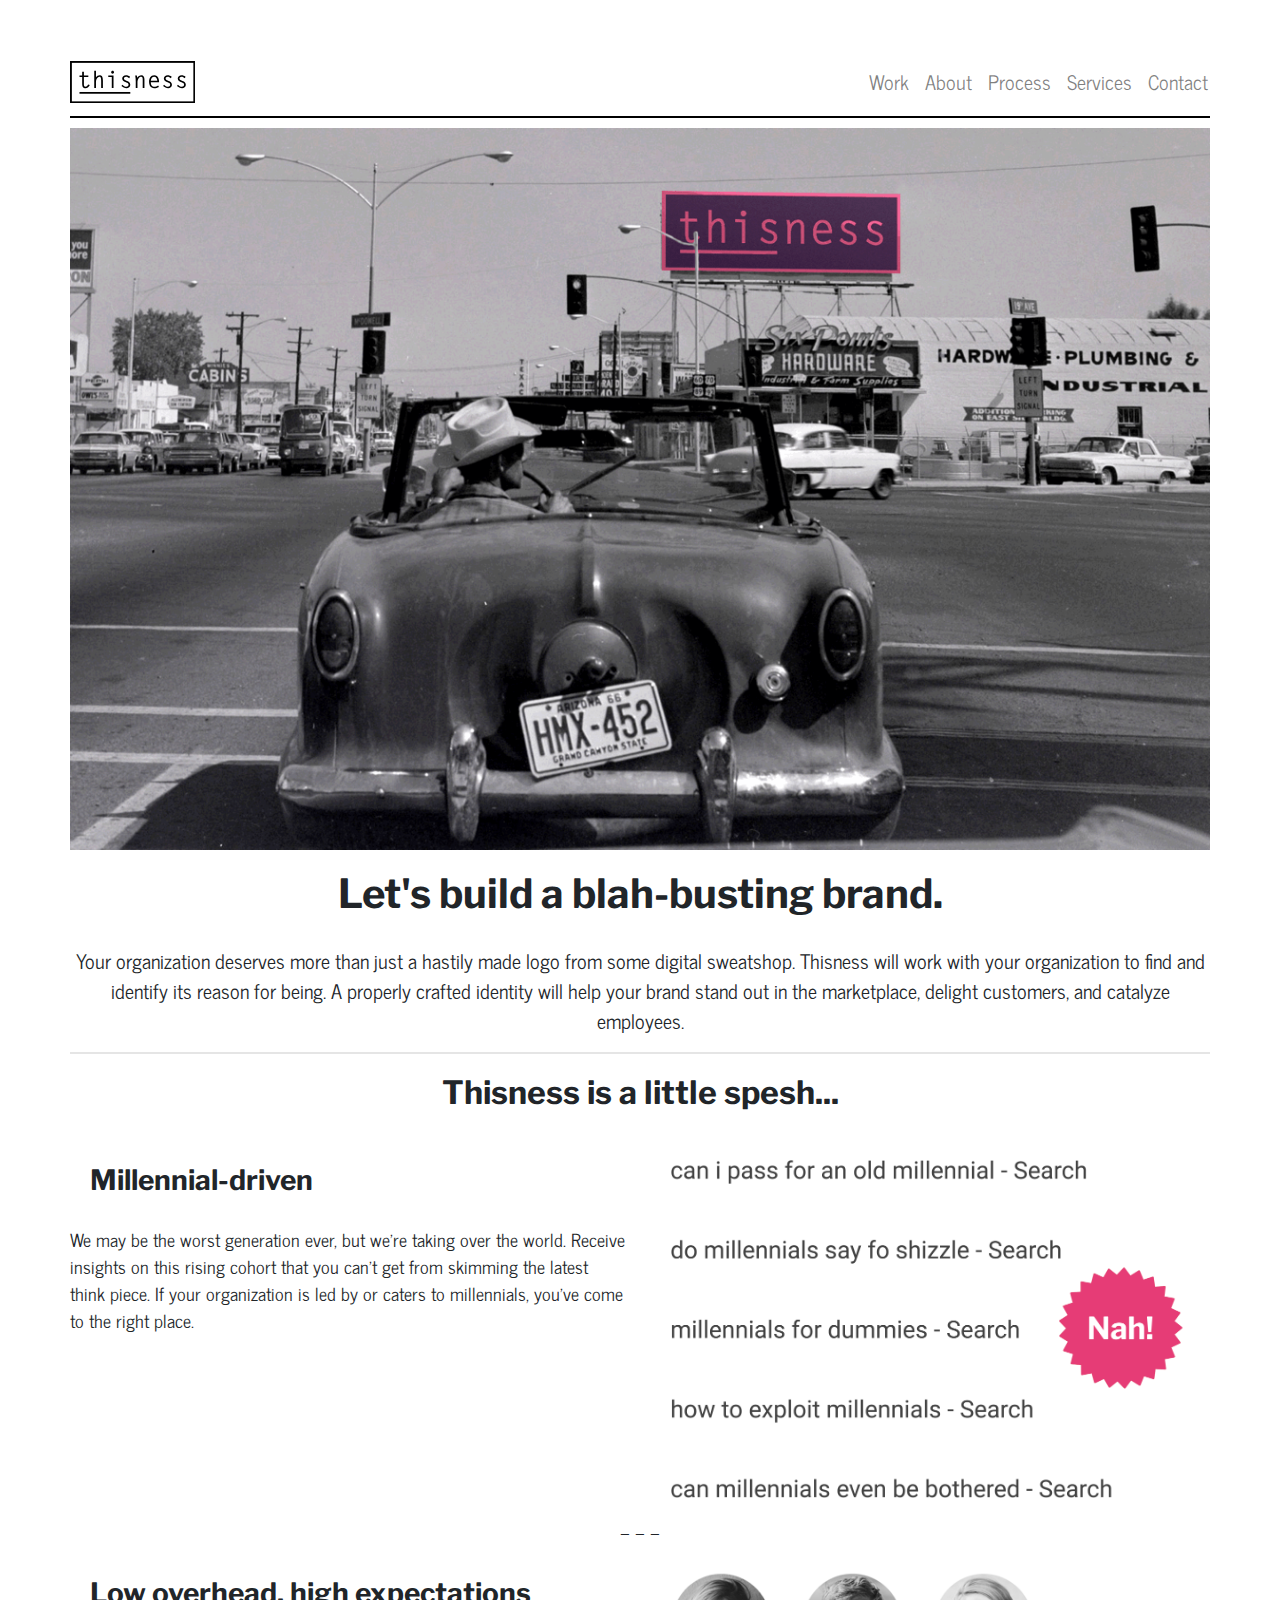
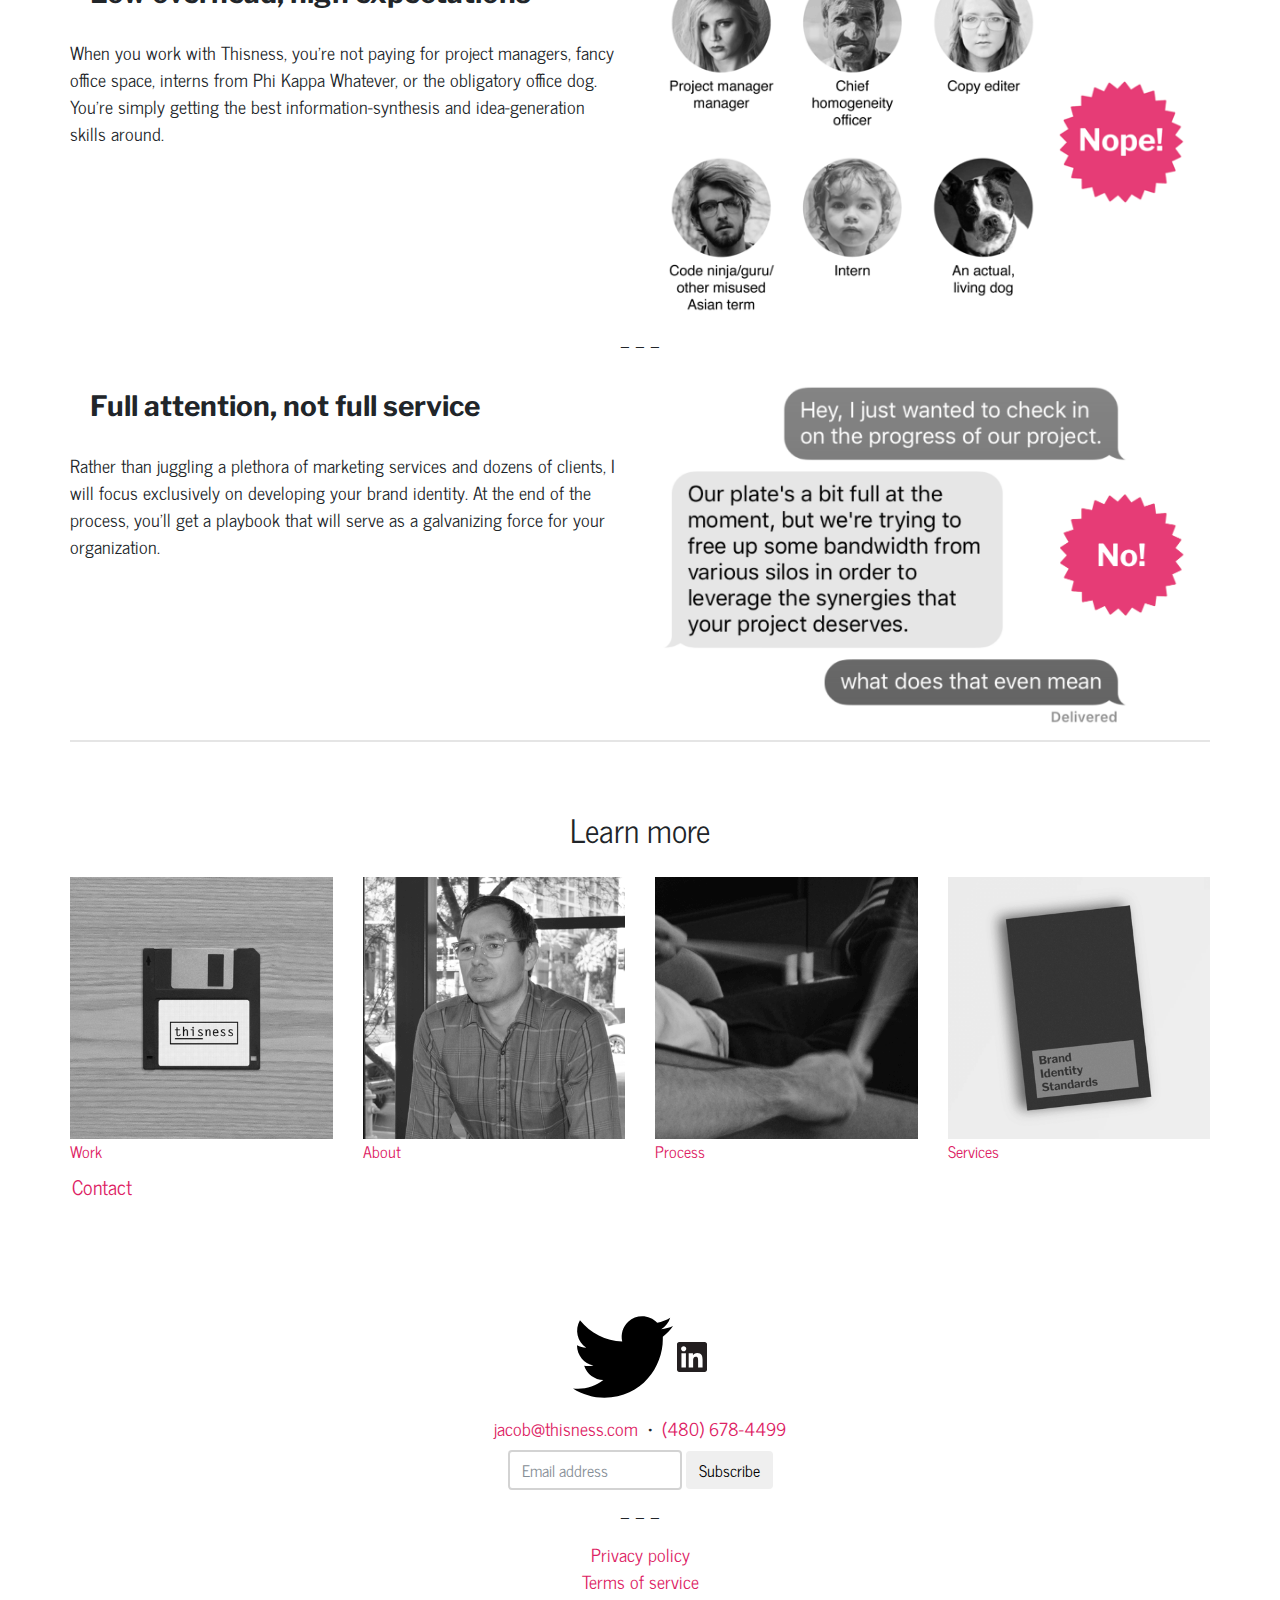
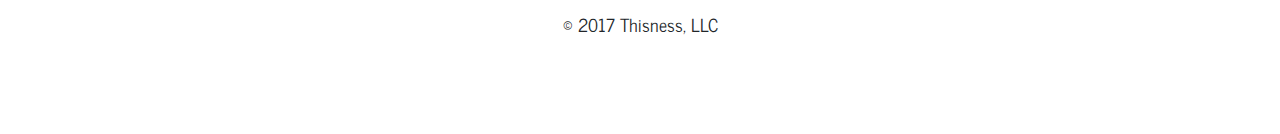
<file: index.html>
<html lang="en">
	<head>

		<meta charset="utf-8">
		<title>Thisness</title>
		<meta name="viewport" content="width=device-width, initial-scale=1, shrink-to-fit=no">
		<meta name="description" content="Build a blah-busting brand identity with Thisness.">

		<link rel="shortcut icon" type="image/x-icon" href="img/favicon.ico">
		<link rel="stylesheet" href="css/bootstrap.min.css">
		<link href="https://fonts.googleapis.com/css?family=Libre+Franklin:400,700|News+Cycle:400,700" rel="stylesheet">
		<link href="css/styles.css" rel="stylesheet">

	</head>
	<body>

		<div class="container">
			<div class="row">
				<div class="col-lg">

<!-- Navigation -->
					<nav class="navbar navbar-expand-md navbar-light bg-faded fixed-top sticky-top">
						<a class="navbar-brand" href="index.html"><img src="img/thisness_logo.svg" width="125" height="" alt="Thisness logo"></a>
						<button class="navbar-toggler" type="button" data-toggle="collapse" data-target="#navbarToggler" aria-controls="navbarToggler" aria-expanded="false" aria-label="Toggle navigation">
							<span class="navbar-toggler-icon"></span>
						</button>
						<div class="collapse navbar-collapse">
							<ul class="navbar-nav">
								<li class="nav-item">
									<a class="nav-link" href="">Work</a>
								</li>
								<li class="nav-item">
									<a class="nav-link" href="">About</a>
								</li>
								<li class="nav-item">
									<a class="nav-link" href="">Process</a>
								</li>
								<li class="nav-item">
									<a class="nav-link" href="">Services</a>
								</li>
								<li class="nav-item">
									<a class="nav-link" href="">Contact</a>
								</li>
							</ul>
						</div>
					</nav>

<!-- Body -->
					<div>
						<img src="img/hero.png" class="img-fluid" alt="a vintage photograph of Phoenix in the 1960s, taken at the intersection of Grand Ave., 19th Ave., and McDowell Rd., with a non-original Thisness billboard in the distance">
						<div class="text-center">
							<h1>Let's build a <span>blah-busting</span> brand.</h1>
							<p class="lead">Your organization deserves more than just a hastily made logo from some digital sweatshop. Thisness will work with your organization to find and identify its reason for being. A properly crafted identity will help your brand stand out in the marketplace, delight customers, and catalyze employees.</p>
						</div>
					</div>

					<hr>

					<div>
						<h2 class="text-center" style="padding-bottom:1.5rem">Thisness is a little spesh...</h2>

						<div>
							<div class="row">
								<div class="col-md col-lg feature">
									<h3>Millennial-driven</h3>
									<p>We may be the worst generation ever, but we're taking over the world. Receive insights on this rising cohort that you can't get from skimming the latest think piece. If your organization is led by or caters to millennials, you've come to the right place.</p>
								</div>
								<div class="col-md col-lg feature">
									<img class="img-fluid" src="img/feature_millennial.png" alt="Internet search history for a non-millennial trying to figure out millennials"/>
								</div>
							</div>

							<p class="text-center p">_ _ _</p>

							<div class="row">
								<div class="col-md push-md col-lg order-md feature">
									<h3>Low overhead, high expectations</h3>
									<p>When you work with Thisness, you're not paying for project managers, fancy office space, interns from Phi Kappa Whatever, or the obligatory office dog. You're simply getting the best information-synthesis and idea-generation skills around.</p>
								</div>
								<div class="col-md-8 pull-md-4 col-lg-6 order-md-1 feature">
									<img class="img-fluid" src="img/feature_overhead.png" alt="employee directory section of a website for a bloated agency"/>
								</div>
							</div>

							<p class="text-center p">_ _ _</p>

							<div class="row">
								<div class="col-md-4 col-lg-6">
									<h3>Full attention, not full service</h3>
									<p>Rather than juggling a plethora of marketing services and dozens of clients, I will focus exclusively on developing your brand identity. At the end of the process, you'll get a playbook that will serve as a galvanizing force for your organization.</p>
								</div>
								<div class="col-md-8 col-lg-6">
									<img class="img-fluid" src="img/feature_attention.png" alt="text conversation between a client and an overworked agency employee"/>
								</div>
							</div>
						</div>
					</div>

					<hr>

					<div style="padding:3rem 0">
						<h2 class="text-center h2">Learn more</h2>

						<div class="row learn_more">
							<div class="col-md-3 col-6 learn_more-item">
								<a href="work/index.html" class="learn_more-link">
									<img src="img/thumbnail_work.png" class="img-fluid" alt="Work thumbnail"><span class="learn_more-text">Work</span>
								</a>
							</div>

							<div class="col-md-3 col-6 learn_more-item">
								<a href="about/index.html" class="learn_more-link">
									<img src="img/thumbnail_about.png" class="img-fluid" alt="About thumbnail"><span class="learn_more-text">About</span>
								</a>
							</div>

							<div class="col-md-3 col-6 learn_more-item">
								<a href="process/index.html" class="learn_more-link">
									<img src="img/thumbnail_process.png" class="img-fluid" alt="Process thumbnail"><span class="learn_more-text">Process</span>
								</a>
							</div>

							<div class="col-md-3 col-6 learn_more-item">
								<a href="services/index.html" class="learn_more-link">
									<img src="img/thumbnail_services.png" class="img-fluid" alt="Services thumbnail"><span class="learn_more-text">Services</span>
								</a>
							</div>
						</div>

						<div class="row content-center">
							<a class="btn btn-lg btn-thisness_large" href="">Contact</a>
						</div>
					</div>

<!-- Footer -->
					<footer>
						<div class="container">
							<div class="row">
								<div class="col-lg text-center">
									<div style="margin-bottom:.5rem">
										<a  class="icon-twitter" href="#"><img src="img/twitter.svg"  alt="Twitter glyph"></a>
										<a class="icon" href="#"><img src="img/linkedin.svg"  width="" height="30" alt="LinkedIn glyph"></a>
									</div>

									<p itemscope itemtype="http://schema.org/ContactPoint" style="margin-bottom:.5rem"><a href="mailto:jacob@thisness.com"><span itemprop="email">jacob@thisness.com</span></a>&nbsp; &#8226; &nbsp;<a href="tel:1-480-678-4499"><span itemprop="telephone">(480) 678-4499</span></a></p>

									<form action="//thisness.us16.list-manage.com/subscribe/post?u=9680f4d6b10a9fc6684fadd58&amp;id=3f368ca64f" method="post" name="mc-embedded-subscribe-form" class="form-inline justify-content-center" target="_blank" style="margin-bottom:.5rem">
										<label class="sr-only" for="inlineFormInput">Email address</label>
										<input type="email" name="EMAIL" class="form-control" placeholder="Email address">

										<div style="position: absolute; left: -5000px;" aria-hidden="true"><input type="text" name="b_9680f4d6b10a9fc6684fadd58_3f368ca64f" tabindex="-1" value=""></div>
										<input type="submit" value="Subscribe" name="subscribe" class="btn btn-thisness" style="margin-left:.25rem">
									</form>

									<p class="text-center">_ _ _</p>

									<p  class="copyright"><a href="#">Privacy policy</a><br> <a href="terms/index.html">Terms of service</a></p>
									<p  class="copyright" style="margin-bottom:0">&copy; 2017 Thisness, LLC</p>
								</div>
							</div>
						</div>
					</footer>

				</div>
			</div>
		</div>

	</body>
</html>
</file>
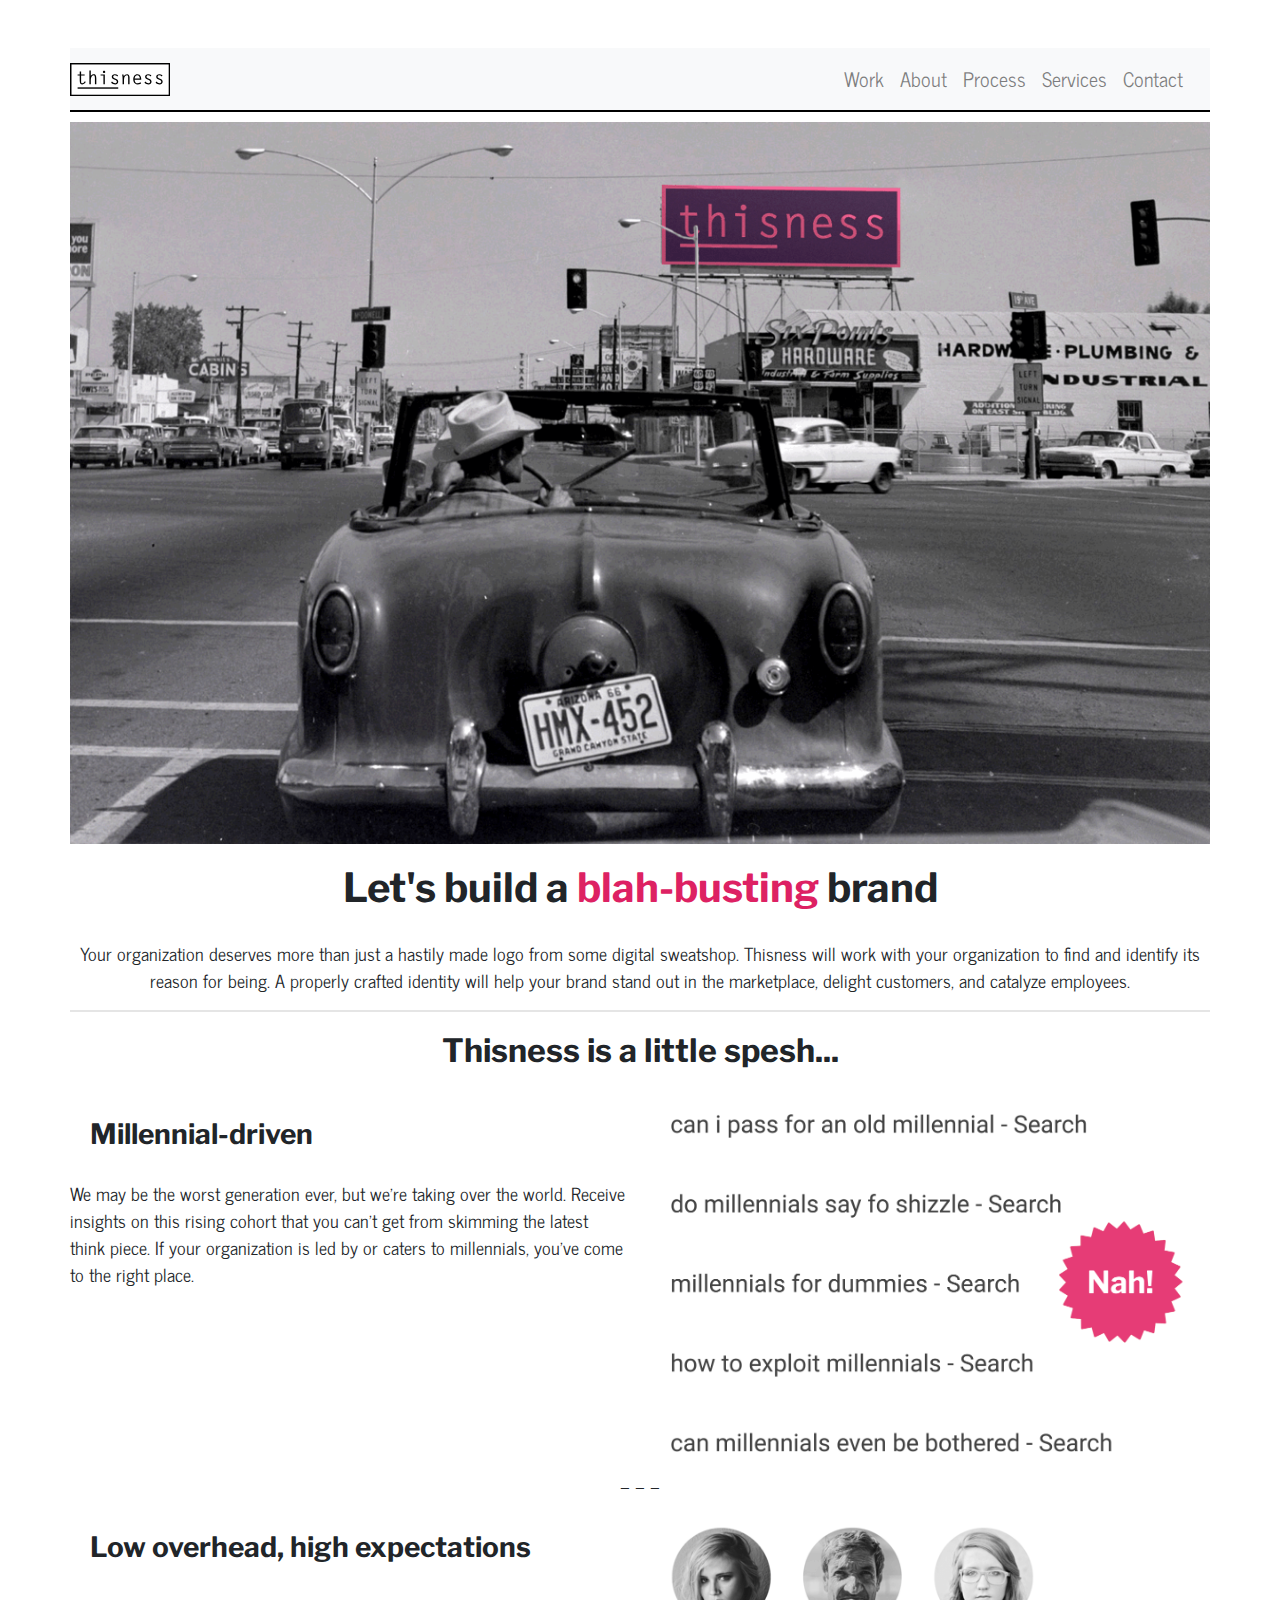
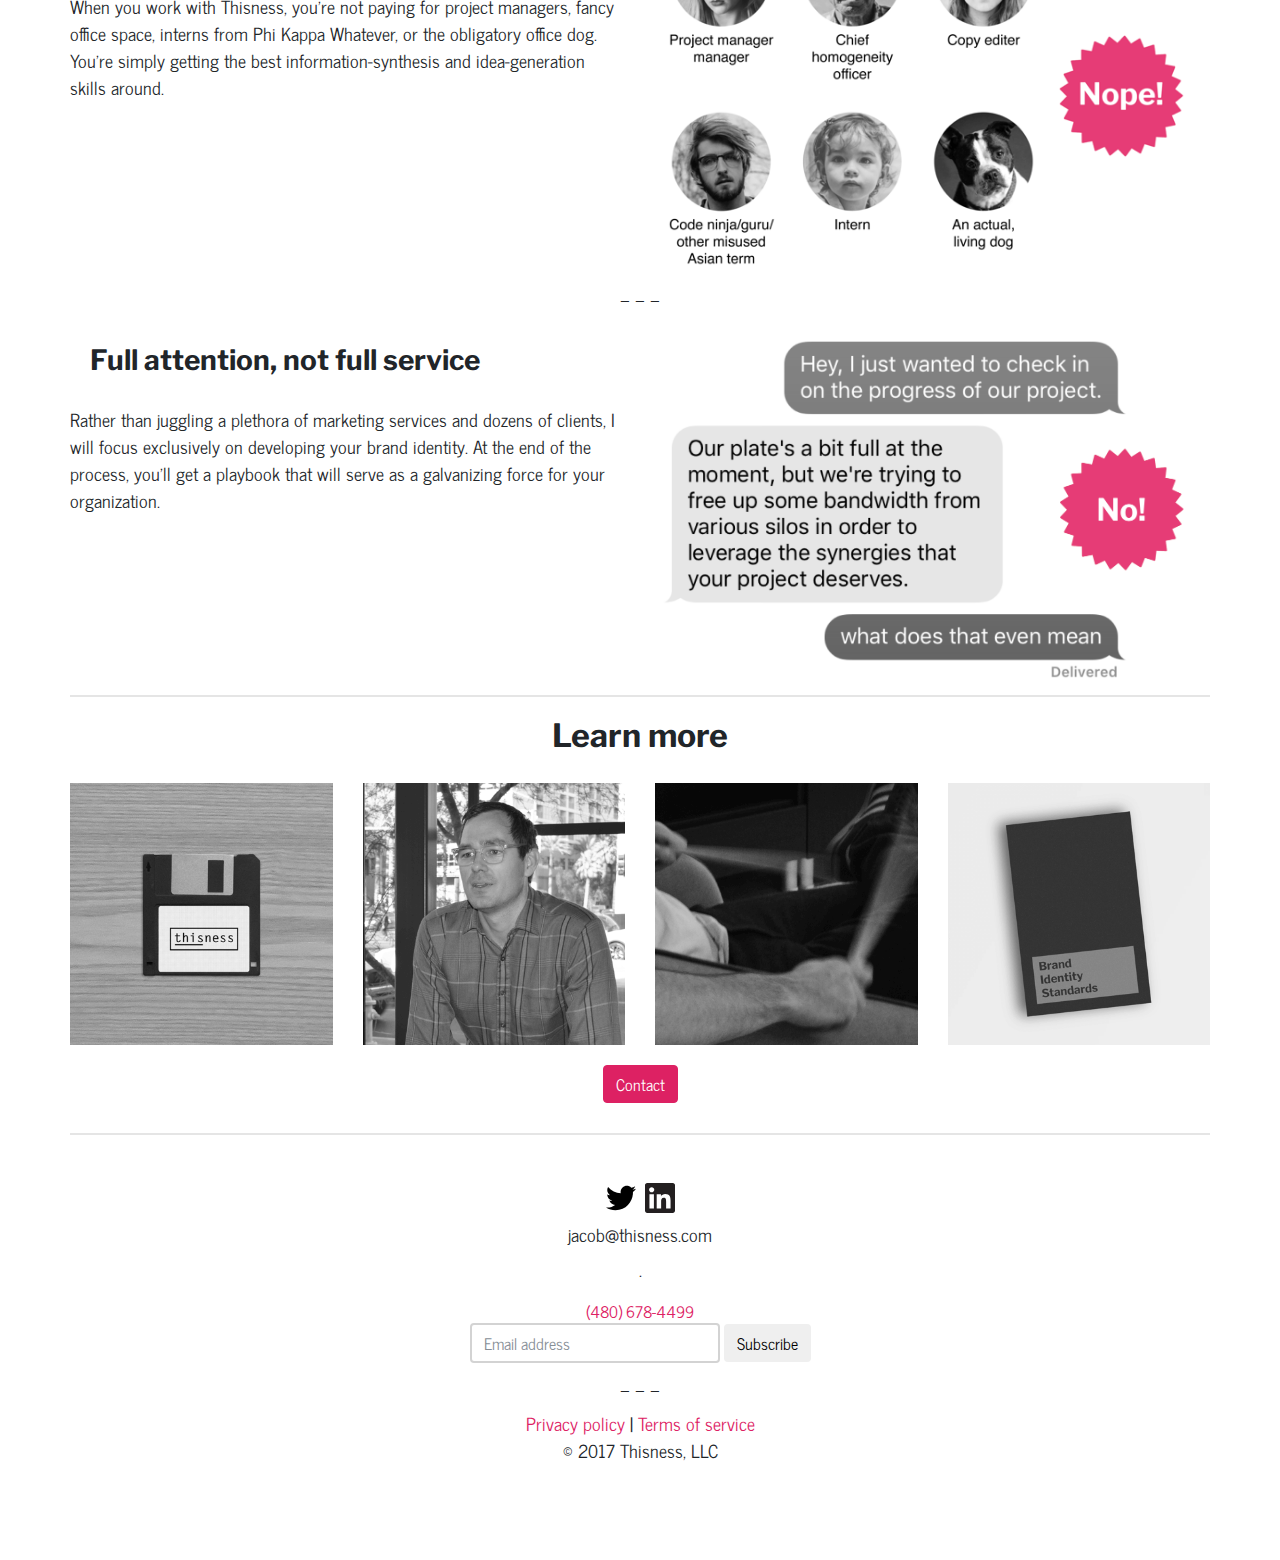
<file: page.html>
<!DOCTYPE html>
<html>
  <head>
    <meta charset="utf-8">
    <title>Thisness</title>


    <meta name="viewport" content="width=device-width, initial-scale=1, shrink-to-fit=no">


    <link rel="stylesheet" href="https://fonts.googleapis.com/css?family=Libre+Franklin:400,700|News+Cycle:400,700">
    <link rel="stylesheet" href="css/bootstrap.min.css">
    <link rel="stylesheet" href="css/styles.css">

  </head>
  <body>
    <div class="container">
      <div class="row">
        <div class="col-lg">

<!--Navigation bar-->

          <nav class="navbar navbar-expand-lg navbar-light bg-light fixed-top sticky-top">
              <a class="navbar-brand" href="#"><img class="logo"  src="img/thisness_logo.svg" alt="logo"></a>
              <button class="navbar-toggler" type="button" data-toggle="collapse" data-target="#navbarNav" aria-controls="navbarNav" aria-expanded="false" aria-label="Toggle navigation">
                <span class="navbar-toggler-icon"></span>
              </button>
              <div class="collapse navbar-collapse" id="navbarNav">
                <ul class="navbar-nav">
                  <li class="nav-item">
                    <a class="nav-link" href="#">Work</a>
                  </li>
                  <li class="nav-item">
                    <a class="nav-link" href="#">About</a>
                  </li>
                  <li class="nav-item">
                    <a class="nav-link" href="#">Process</a>
                  </li>
                  <li class="nav-item">
                    <a class="nav-link" href="#">Services</a>
                  </li>
                  <li class="nav-item">
                    <a class="nav-link" href="#">Contact</a>
                  </li>

                </ul>
             </div>
          </nav>

<!--Body-->
  <div>
    <img src="img/hero.png" class="img-fluid" alt="black and white image">
    <div class="text-center">
      <h1>Let's build a <span style= "color:#dd2163" >blah-busting</span> brand</h1>
      <p class="text">Your organization deserves more than just a hastily made logo from some digital sweatshop. Thisness will work with your organization to find and identify its reason for being. A properly crafted identity will help your brand stand out in the marketplace, delight customers, and catalyze employees.</p>
    </div>
  </div>

<hr>

  <div>
    <h2 class="text-center">Thisness is a little spesh...</h2>

    <div>
<!--row1-->
      <div class="row">
        <div class="col">
          <h3>Millennial-driven</h3>
          <p>We may be the worst generation ever, but we're taking over the world. Receive insights on this rising cohort that you can't get from skimming the latest think piece. If your organization is led by or caters to millennials, you've come to the right place.</p>
        </div>
        <div class="col">
          <img class="img-fluid" src="img/feature_millennial.png" alt="search history">
        </div>
      </div>

      <p class="text-center">_ _ _</p>

<!--row2-->
      <div class="row">
        <div class="col text">
          <h3>Low overhead, high expectations</h3>
          <p>When you work with Thisness, you're not paying for project managers, fancy office space, interns from Phi Kappa Whatever, or the obligatory office dog. You're simply getting the best information-synthesis and idea-generation skills around.</p>
        </div>
        <div class="col img">
          <img class="img-fluid left " src="img/feature_overhead.png" alt="directory">
        </div>
      </div>

      <p class="text-center">_ _ _</p>

<!--row3-->
      <div class="row">
        <div class="col">
          <h3>Full attention, not full service</h3>
          <p>Rather than juggling a plethora of marketing services and dozens of clients, I will focus exclusively on developing your brand identity. At the end of the process, you'll get a playbook that will serve as a galvanizing force for your organization.</p>
        </div>
        <div class="col">
          <img class="img-fluid" src="img/feature_attention.png" alt="conversation">
        </div>
      </div>

    </div>

  </div>

  <hr>

  <div>
    <h2 class="text-center">Learn more</h2>
<!--row learn more section-->

    <div class="row learn_more" style="padding-bottom: 20px;">

      <div class="col">
        <a href="#" class="learn_more-link">
          <img class="img-fluid" src="img/thumbnail_work.png" alt="thumbnail">
        </a>
      </div>

      <div class="col">
        <a href="#" class="learn_more-link">
          <img class="img-fluid" src="img/thumbnail_about.png" alt="thumbnail">
        </a>
      </div>

      <div class="col">
        <a href="#" class="learn_more-link">
          <img class="img-fluid" src="img/thumbnail_process.png" alt="thumbnail">
        </a>
      </div>

      <div class="col">
        <a href="#" class="learn_more-link">
          <img class="img-fluid" src="img/thumbnail_services.png" alt="thumbnail">
        </a>
      </div>

    </div>

<!--Contact button-->
<div style="padding-bottom: 30px" class="text-center">
  <button style="color: #fff;background-color: #dd2163;border-color: #dd2163;" class="btn btn-sx" type="button">Contact</button>
</div>

 <hr style="color:black;">

<footer>
          <div class="container" style="padding:3rem 0">
            <div class="row">
              <div class="col text-center">
                <div style="margin-bottom:.5rem">
                  <img src="img/twitter.svg" width="" height="30" alt="Twitter glyph" style="padding-right:5px">
                  <img src="img/linkedin.svg"  width="" height="30" alt="LinkedIn glyph">
                </div>

                <p itemscope itemtype="http://schema.org/ContactPoint" style="margin-bottom:.5rem"><span itemprop="email">jacob@thisness.com</span><p>.</p><a href="tel:1-480-678-4499"><span itemprop="telephone">(480) 678-4499</span></a>

                <form action="//thisness.us16.list-manage.com/subscribe/post?u=9680f4d6b10a9fc6684fadd58&amp;id=3f368ca64f" method="post" name="mc-embedded-subscribe-form" class="form-inline justify-content-center" target="_blank" style="margin-bottom:.5rem">
                  <label class="sr-only" for="inlineFormInput">Email address</label>
                  <input type="email" name="EMAIL" class="form-control" id="inlineFormInput" placeholder="Email address" required style="width:250px; height:40px">

                  <div style="position: absolute; left: -5000px;" aria-hidden="true"><input type="text" name="b_9680f4d6b10a9fc6684fadd58_3f368ca64f" tabindex="-1" value=""></div>
                  <input type="submit" value="Subscribe" name="subscribe" class="btn btn-thisness" style="margin-left:.25rem">
                </form>

                <p>_ _ _</p>

                <p style="margin-top:-.25rem; margin-bottom:0"><a href="privacy/index.html">Privacy policy</a> &#124; <a href="terms/index.html">Terms of service</a></p>
                <p style="margin-bottom:0">&copy; 2017 Thisness, LLC</p>
              </div>
            </div>
           </div>
         </footer>
        </div>



    </div>
   </div>
  </div>




  </body>
</html>
</file>
<file: css/styles.css>
html {
	overflow-y: scroll; /* adds scroll bar to ensure that short and long pages are lined up equally */
}

body {
	font-family: "News Cycle", sans-serif;
}

h1,
h2,
h3,
h4,
h5,
h6 {
	font-family: "Libre Franklin", sans-serif;
	font-weight: bold;
  padding: 20px;
}

p{
	margin-top: 0;
  margin-bottom: 1rem;
	font-size: large;
}

.container{
	padding:3rem 0;
}

a {
	color: #dd2163;
}

a:focus, a:hover {
	color: #3d1343;
}

hr {
	border-width: 2px;
	color: lightgrey;
	margin: 0;
}
.form-control {
	border: 2px solid lightgrey;
	border-radius: auto;
}

.form-control:focus {
	color: #464a4c;
	background-color: white;
	border-color: lightgrey;
	outline-style: none;
}

.form-control::-webkit-input-placeholder,
.form-control::-moz-placeholder,
.form-control:-ms-input-placeholder,
.form-control::placeholder {
	color: #636c72;
	opacity: 1;
}
.form-control {
	width:250px;
	height:40px
}

/* Navigation bar */

.navbar {
	background: white;
	border-bottom: 2px solid black;
	padding-left: 0;
	padding-right: 0;
	margin-bottom: 10px;
}

.navbar-toggler {
	border-width: 2px;
	border-color: black;
	border-radius: 0;
	margin-top: 4px;
	margin-right: -10px;
}

.navbar-toggler:focus, .navbar-toggler.focus {
	outline: none;
}

.navbar-toggler:active, .navbar-toggler.active {
	background-color: lightgrey;
}

.navbar-collapse {
	font-size: 20px;
	margin-right: -8px;
	margin-left: 650px
}
.logo{
	width:100px;
}

.img-fluid.left{
	margin-right: 500px;
}

@media (max-width: 767px) {
	.navbar-collapse {
		text-align: center;
		margin-top: -2.5px;
		margin-bottom: 2.5px;
	}
	.navbar-collapse .nav-item {
		border: 2px solid lightgrey;
		margin-top: 2.5px;
		margin-bottom: 2.5px;
	}

.nav-brand{
   width= 125px;
   height="";
}

ul.navbar-nav{
	margin-left: auto;
}

.navbar-collapse {
    font-size: 20px;
		margin-left: 650px;
		margin-right: -8px;
}

.text-center{
  padding: 3rem 1.5rem;
}
.text-center p{
	padding:1.5rem 0
}

.text-center h2{
	padding-bottom:1.5rem
}

.row content-center{
	padding-top:3rem
}

span.text{
  color:#dd2163;
}

.body-feacture{
  padding:3rem 0;
}

.img-fluid left{
	margin-right: auto;
}

a:hover{
	background-color:#dd2163;
}

button:hover{
	background-color: white;
}

/* Footer */

footer {
	border-top: 2px solid #000;
}

footer a {
	color: #000;
}

/* Home */

.feature p {
	font-size: large;
}

@media (max-width: 767px) {
	.feature {
		text-align: center;
	}
}

.feature img {
	border: 2px solid #e5e5e5;
}

.learn_more-link {
	display: block;
	position: relative;
	border: 2px solid #dd2163;
}

.learn_more-link:hover {
	background: rgba(221, 33, 99, 0.75);
	transition: all ease 0.5s;
	-webkit-transition: all ease 0.5s;
	-moz-transition: all ease 0.5s;
}

.learn_more img {
	opacity: .33;
}

.learn_more-text {
	text-align: left;
	position: absolute;
	top: 50%;
	left: 50%;
	transform: translate(-50%, -50%);
	font-size: 2rem;
}

@media (max-width: 767px) {
	.learn_more-item {
		margin: 0 0 2rem;
	}
	.learn_more {
		margin-bottom: -2rem;
	}
}

/* Header images */

.container-fluid {
	position: relative;
}

.inner {
	position: absolute;
	left: 5%;
}

@media (max-width: 575px) {
	.inner {
		top: 21%;
		font-size: 4vw;
	}
	.highlight {
		box-shadow: 0.2rem 0 0 #dd2163, -0.2rem 0 0 #dd2163;
	}
}

@media (min-width: 576px) {
	.inner {
		top: 19%;
		font-size: 1.5rem;
	}
	.highlight {
		box-shadow: 0.3rem 0 0 #dd2163, -0.3rem 0 0 #dd2163;
	}
}

@media (min-width: 768px) {
	.inner {
		top: 19%;
		font-size: 2rem;
	}
	.highlight {
		box-shadow: 0.4rem 0 0 #dd2163, -0.4rem 0 0 #dd2163;
	}
}

@media (min-width: 992px) {
	.inner {
		top: 21%;
		font-size: 2.5rem;
	}
	.highlight {
		box-shadow: 0.5rem 0 0 #dd2163, -0.5rem 0 0 #dd2163;
	}
}

@media (min-width: 1200px) {
	.inner {
		top: 21%;
		font-size: 3rem;
	}
	.highlight {
		box-shadow: 0.6rem 0 0 #dd2163, -0.6rem 0 0 #dd2163;
	}
}

.header_name {
	padding: 1.5rem 1.5rem 1.5rem 1.5rem;
	background: lightgrey;
	text-align: center;
}
</file>
